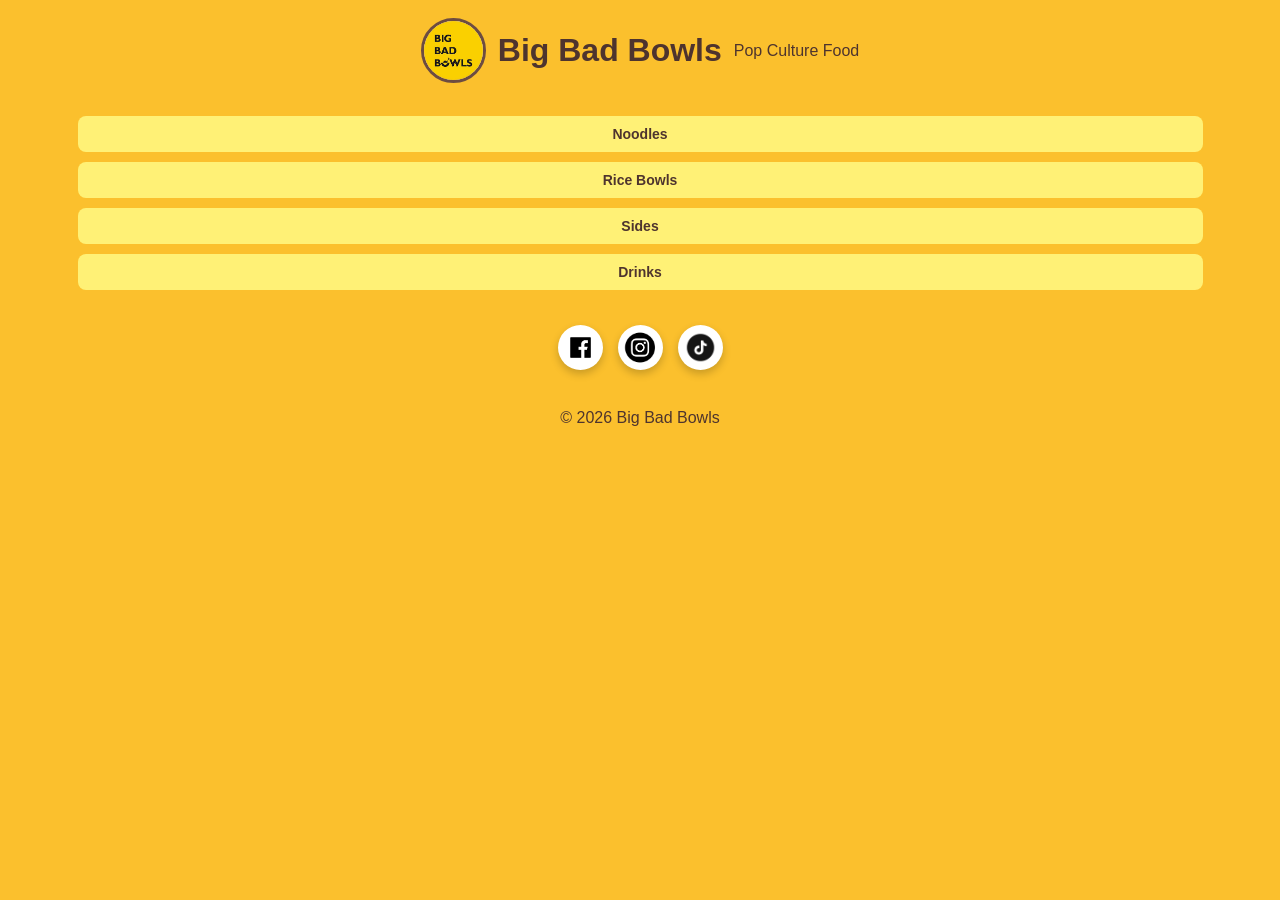
<file: index.html>
<!DOCTYPE html>
<html lang="en">
<head>
    <style type="text/css">
     nav{
    display:flex;
    flex-direction:column;
    align-items:center;
    gap:10px;
    padding:15px;
    position:sticky;
    top:0;
}
nav a{
    width:90%;
    text-align:center;
    text-decoration:none;
    color:#4e342e;
    background:#fff176;
    padding:12px;
    border-radius:8px;
    font-size:14px;
    font-weight:bold;
    transition:0.3s;
}
nav a:hover{
    background:#6d4c41;
    color:white;
    transform:translateY(-3px);
}
    </style>
<meta charset="UTF-8">
<meta name="viewport" content="width=device-width, initial-scale=1.0">
<title>Big Bad Bowls</title>
<link rel="stylesheet" href="style.css">
</head>
<body>
<header>
       <div class="logo-area">
        <img src="bbblogo.jpg.jpg">
    <h1>Big Bad Bowls</h1>
    <p>Pop Culture Food</p>
</header>
<nav>
    <a href="noodles.html">Noodles</a>
    <a href="bowls.html">Rice Bowls</a>
    <a href="sides.html">Sides</a>
    <a href="drinks.html">Drinks</a>
    </nav>

<div class="social-icons">
    <a href ="https://www.facebook.com/bigbadbowlsiloilo"><img src="fb.png"></a>
    <a href ="https://www.instagram.com/bigbadbowlsiloilo/"><img src="ig.png"></a>
    <a href ="https://www.tiktok.com/@bigbadbowls_iloilo?_r=1&_t=ZS-95prNwIiKSw"><img src="tiktok.png"> </a>
</div>
<footer>
    <p>© 2026 Big Bad Bowls</p>
</footer>
</body>
</html>
</file>
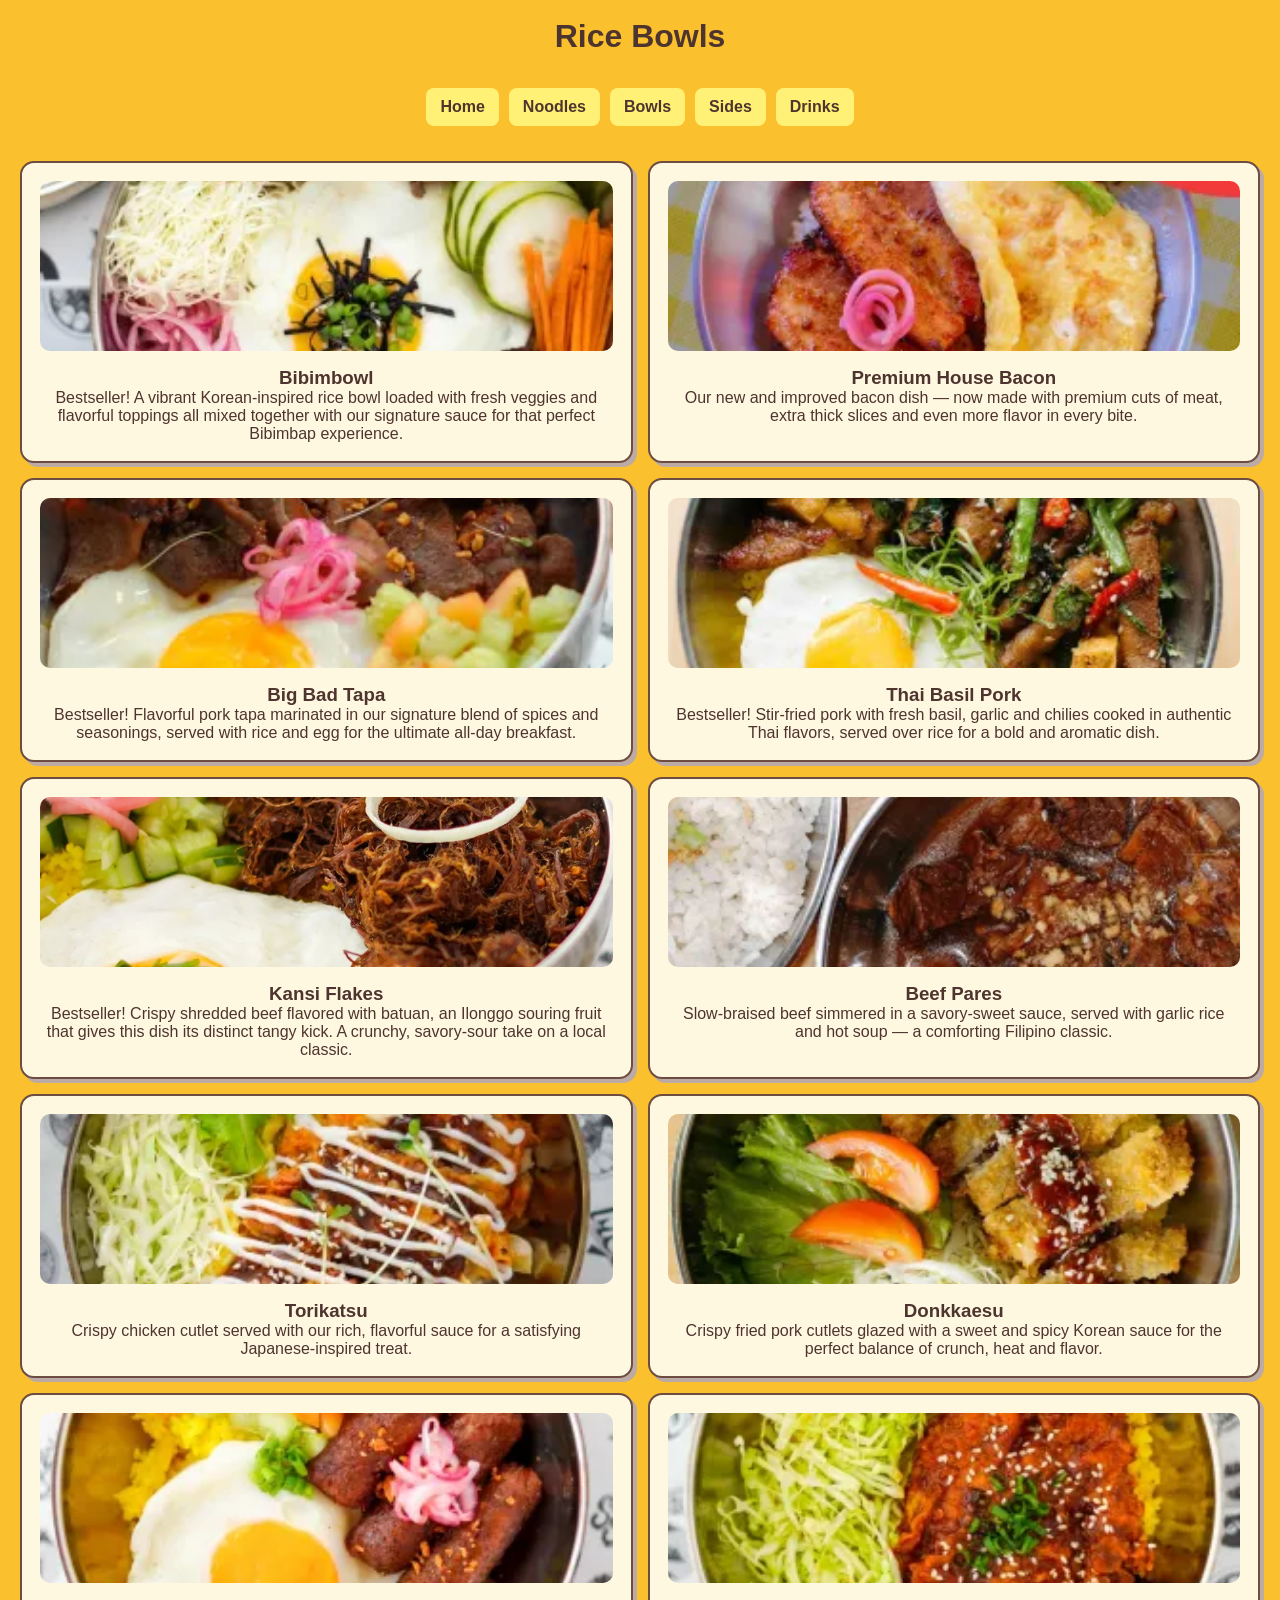
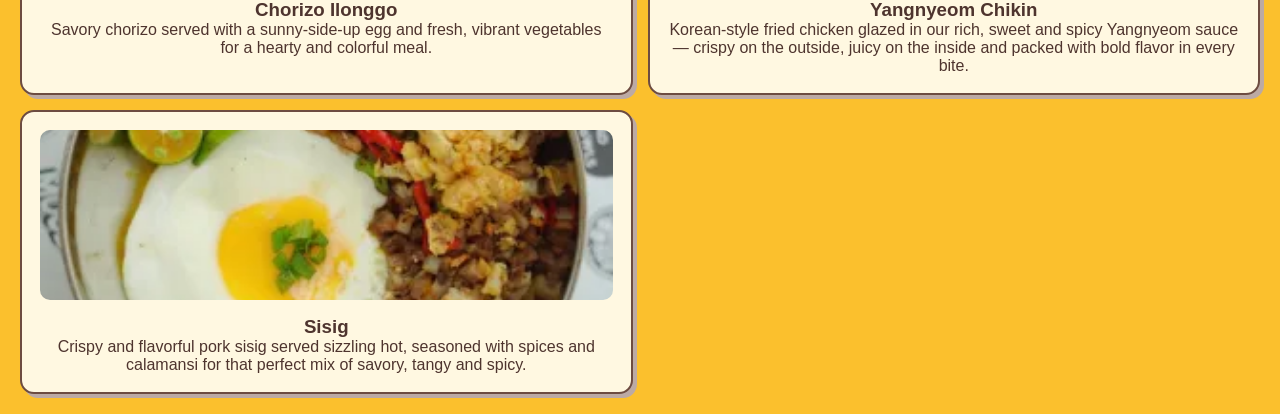
<file: bowls.html>
<!DOCTYPE html>
<html lang="en">
<head>
<meta charset="UTF-8">
<meta name="viewport" content="width=device-width, initial-scale=1.0">
<title>Bowls</title>
<link rel="stylesheet" href="style.css">
</head>
<body>
<header><h1>Rice Bowls</h1></header>
<nav>
    <a href="index.html">Home</a>
    <a href="noodles.html">Noodles</a>
    <a href="bowls.html">Bowls</a>
    <a href="sides.html">Sides</a>
    <a href="drinks.html">Drinks</a>
</nav>
<section class="menu-container">
    <div class="card">
        <img src="bibimbowl.jpg">
        <h3>Bibimbowl</h3>
        <p>Bestseller! A vibrant Korean-inspired rice bowl loaded with fresh veggies and flavorful toppings all mixed together with our signature sauce for that perfect Bibimbap experience.</p>
    </div>
    <div class="card">
        <img src="housebacon.jpg">
        <h3>Premium House Bacon</h3>
        <p>Our new and improved bacon dish — now made with premium cuts of meat, extra thick slices and even more flavor in every bite.</p>
    </div>
     <div class="card">
        <img src="tapa.jpg">
        <h3>Big Bad Tapa</h3>
        <p>Bestseller! Flavorful pork tapa marinated in our signature blend of spices and seasonings, served with rice and egg for the ultimate all-day breakfast.</p>
    </div>
    <div class="card">
        <img src="thaibasil.jpg">
        <h3>Thai Basil Pork</h3>
        <p>Bestseller! Stir-fried pork with fresh basil, garlic and chilies cooked in authentic Thai flavors, served over rice for a bold and aromatic dish.</p>
    </div>
    <div class="card">
        <img src="kansi.jpg">
        <h3>Kansi Flakes</h3>
        <p>Bestseller! Crispy shredded beef flavored with batuan, an Ilonggo souring fruit that gives this dish its distinct tangy kick. A crunchy, savory-sour take on a local classic.</p>
    </div>
<div class="card">
        <img src="beefpares.jpg">
        <h3>Beef Pares</h3>
        <p>Slow-braised beef simmered in a savory-sweet sauce, served with garlic rice and hot soup — a comforting Filipino classic.</p>
    </div>
    <div class="card">
        <img src="torikatsu.jpg">
        <h3>Torikatsu</h3>
        <p>Crispy chicken cutlet served with our rich, flavorful sauce for a satisfying Japanese-inspired treat.</p>
    </div>
    <div class="card">
        <img src="donkkaesu.jpg">
        <h3>Donkkaesu</h3>
        <p>Crispy fried pork cutlets glazed with a sweet and spicy Korean sauce for the perfect balance of crunch, heat and flavor.</p>
    </div>
    <div class="card">
        <img src="chorizo.jpg">
        <h3>Chorizo Ilonggo</h3>
        <p>Savory chorizo served with a sunny-side-up egg and fresh, vibrant vegetables for a hearty and colorful meal.</p>
    </div>
     <div class="card">
        <img src="yangnyeom.jpg">
        <h3>Yangnyeom Chikin</h3>
        <p>Korean-style fried chicken glazed in our rich, sweet and spicy Yangnyeom sauce — crispy on the outside, juicy on the inside and packed with bold flavor in every bite.</p>
    </div>
    <div class="card">
        <img src="sisig.jpg">
        <h3>Sisig</h3>
        <p>Crispy and flavorful pork sisig served sizzling hot, seasoned with spices and calamansi for that perfect mix of savory, tangy and spicy.</p>
    </div>
</section>
</body>
</html>
</file>
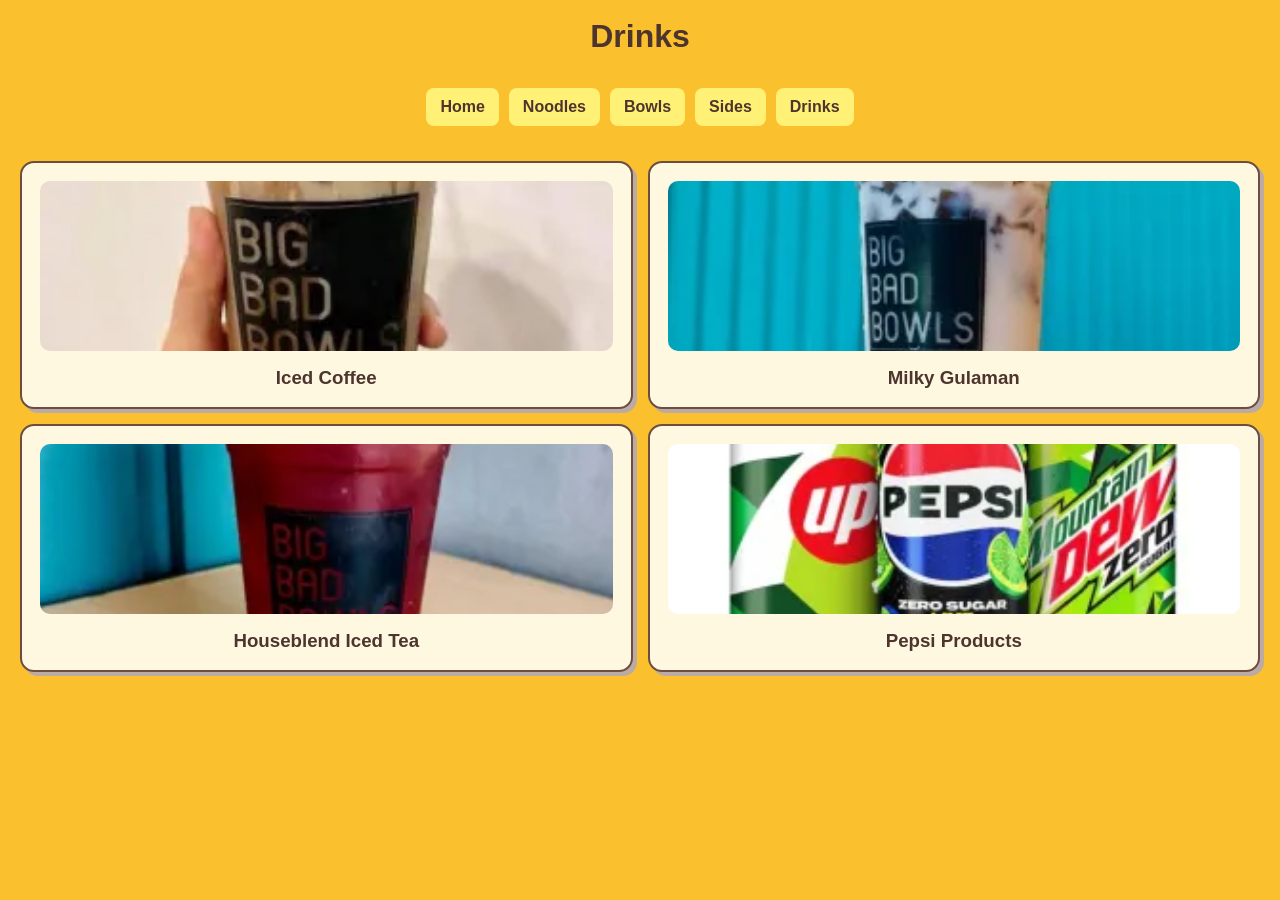
<file: drinks.html>
<!DOCTYPE html>
<html lang="en">
<head>
<meta charset="UTF-8">
<meta name="viewport" content="width=device-width, initial-scale=1.0">
<title>Drinks</title>
<link rel="stylesheet" href="style.css">
</head>
<body>
<header><h1>Drinks</h1></header>
<nav>
    <a href="index.html">Home</a>
    <a href="noodles.html">Noodles</a>
    <a href="bowls.html">Bowls</a>
    <a href="sides.html">Sides</a>
    <a href="drinks.html">Drinks</a>
</nav>
<section class="menu-container">
    <div class="card">
        <img src="icedcoffee.jpg">
        <h3>Iced Coffee</h3>
    </div>
     <div class="card">
        <img src="milkyghulaman.jpg">
        <h3>Milky Gulaman</h3>
    </div>
      <div class="card">
        <img src="icedtea.jpg">
        <h3>Houseblend Iced Tea</h3>
    </div>
      <div class="card">
        <img src="pepsi.jpg">
        <h3>Pepsi Products</h3>
    </div>
</section>
</body>
</html>
</file>
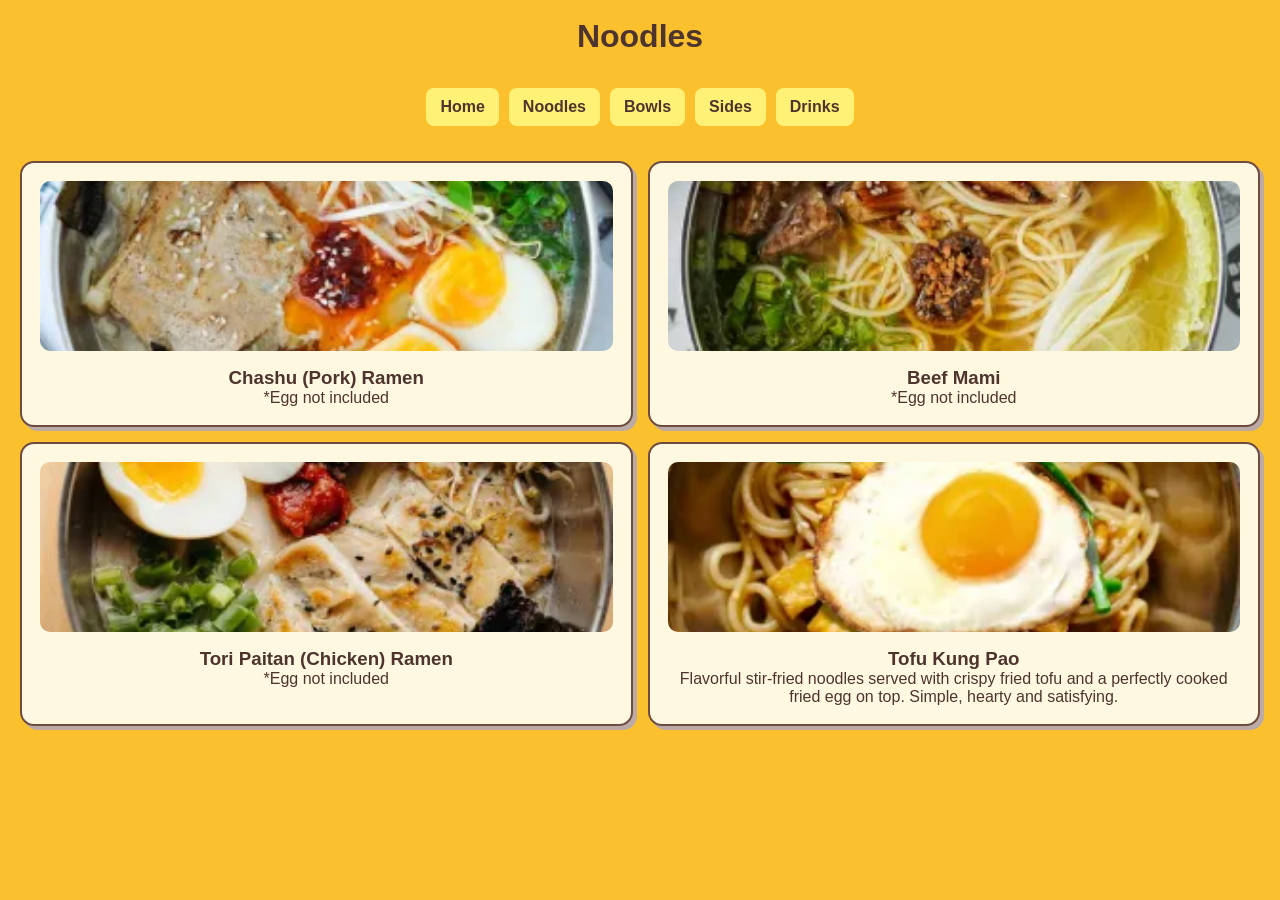
<file: noodles.html>
<!DOCTYPE html>
<html lang="en">
<head>
<meta charset="UTF-8">
<meta name="viewport" content="width=device-width, initial-scale=1.0">
<title>Noodles</title>
<link rel="stylesheet" href="style.css">
</head>
<body>
<header><h1>Noodles</h1></header>
<nav>
    <a href="index.html">Home</a>   
    <a href="noodles.html">Noodles</a>
    <a href="bowls.html">Bowls</a>
    <a href="sides.html">Sides</a>
    <a href="drinks.html">Drinks</a>
</nav>
<section class="menu-container">
      <div class="card">
        <img src="chashu.jpg">
        <h3>Chashu (Pork) Ramen</h3>
        <p>*Egg not included</p>
    </div>
      <div class="card">
        <img src="beefmami.jpg">
        <h3>Beef Mami</h3>
        <p>*Egg not included</p>
    </div>
     <div class="card">
        <img src="toripaitan.jpg">
        <h3>Tori Paitan (Chicken) Ramen</h3>
        <p>*Egg not included</p>
    </div>
     <div class="card">
        <img src="tofukungpao.jpg">
        <h3>Tofu Kung Pao</h3>
        <p>Flavorful stir-fried noodles served with crispy fried tofu and a perfectly cooked fried egg on top. Simple, hearty and satisfying.</p>
    </div>
</section>
</body>
</html>
</file>
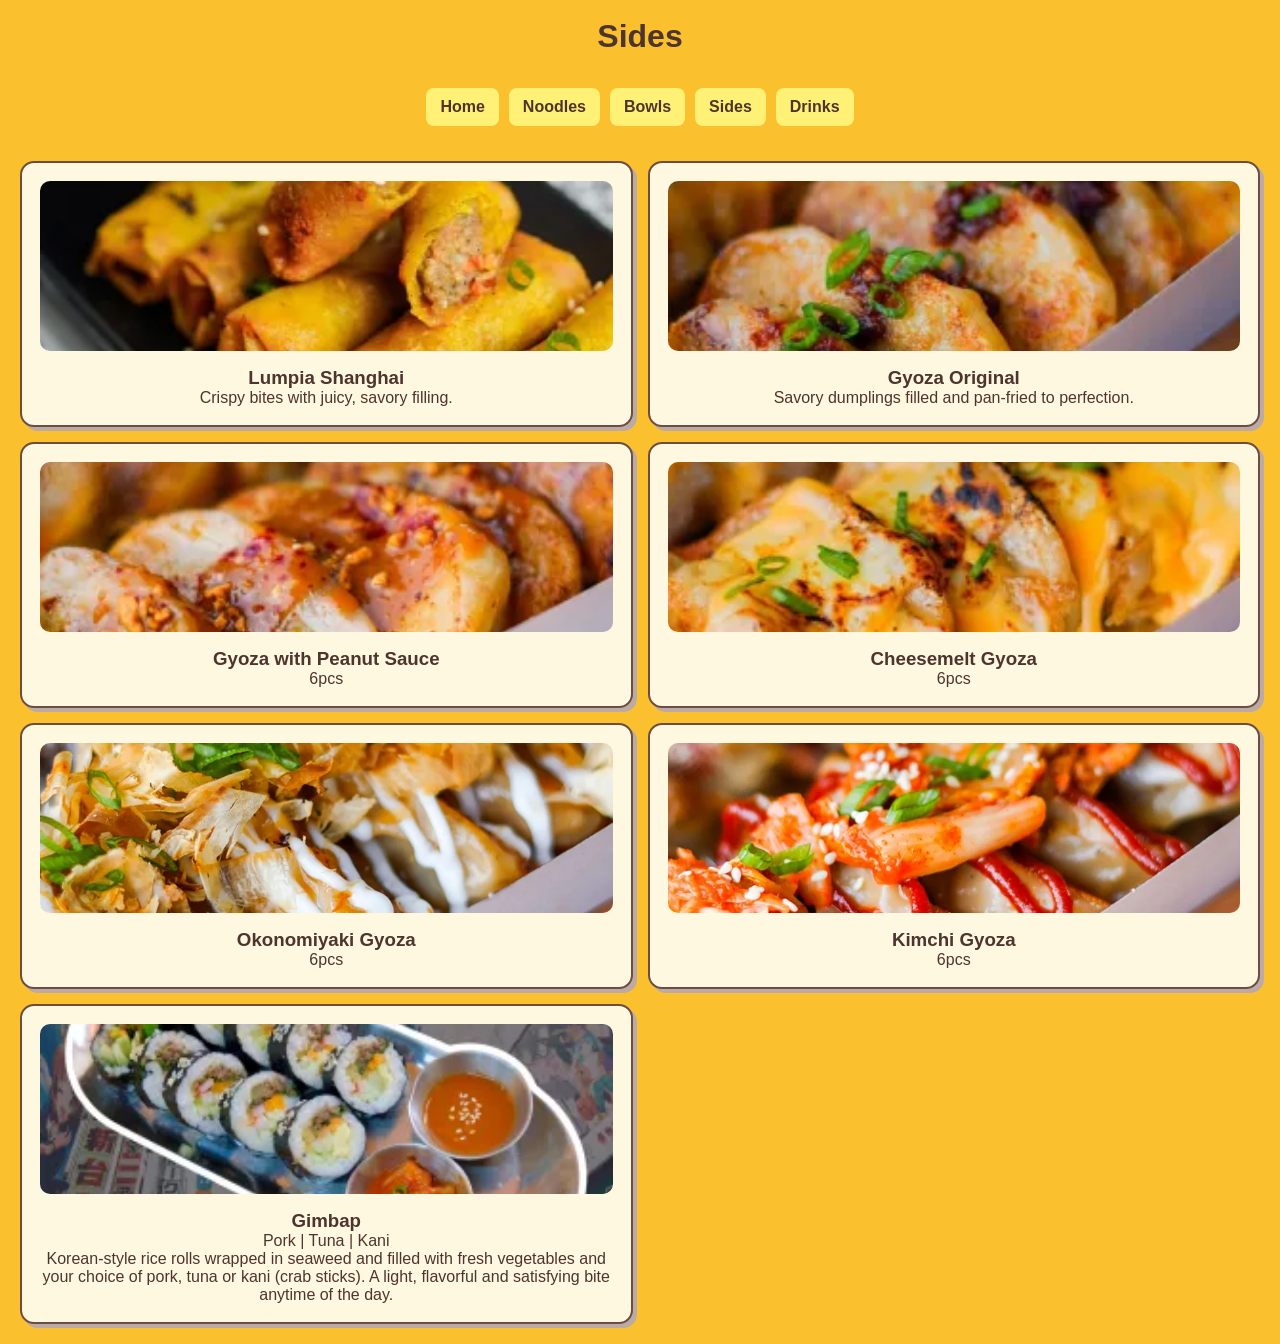
<file: sides.html>
<!DOCTYPE html>
<html lang="en">
<head>
<meta charset="UTF-8">
<meta name="viewport" content="width=device-width, initial-scale=1.0">
<title>Sides</title>
<link rel="stylesheet" href="style.css">
</head>
<body>
<header><h1>Sides</h1></header>
<nav>
    <a href="index.html">Home</a>
    <a href="noodles.html">Noodles</a>
    <a href="bowls.html">Bowls</a>
    <a href="sides.html">Sides</a>
    <a href="drinks.html">Drinks</a>
</nav>
<section class="menu-container">
      <div class="card">
         <img src="lumpia.jpg">
        <h3>Lumpia Shanghai</h3>
        <p>Crispy bites with juicy, savory filling.</p>
    </div>
    <div class="card">
         <img src="gyozaorig.jpg">
        <h3>Gyoza Original</h3>
        <p>Savory dumplings filled and pan-fried to perfection.</p>
    </div>
     <div class="card">
         <img src="gypzapeanut.jpg">
        <h3>Gyoza with Peanut Sauce</h3>
        <p>6pcs</p>
    </div>
     <div class="card">
         <img src="gyozacheese.jpg">
        <h3>Cheesemelt Gyoza</h3>
        <p>6pcs</p>
    </div>
      <div class="card">
         <img src="gyozaoko.jpg">
        <h3>Okonomiyaki Gyoza</h3>
        <p>6pcs</p>
    </div>
      <div class="card">
         <img src="gyozakimchi.jpg">
        <h3>Kimchi Gyoza</h3>
        <p>6pcs</p>
    </div>
      <div class="card">
         <img src="gimbap.jpg">
        <h3>Gimbap</h3>
        <p>Pork | Tuna | Kani</p>
        <p>Korean-style rice rolls wrapped in seaweed and filled with fresh vegetables and your choice of pork, tuna or kani (crab sticks). A light, flavorful and satisfying bite anytime of the day.</p>
    </div>
</section>
</body>
</html>
</file>
<file: style.css>
*{
    margin:0;
    padding:0;
    box-sizing:border-box;
}
body{
    font-family:Arial, sans-serif;
    background: #fbc02d;
    color:#4e342e;
}
header{
    background: #fbc02d;
    text-align:center;
    padding:18px;
    border-bottom:4px;
}


nav{
    display:flex;
    flex-wrap:wrap;
    justify-content:center;
    gap:10px;
    padding:15px;
    background:#fbc02d;
}

nav a{
    text-decoration:none;
    background:#fff176;
    color:#4e342e;
    padding:10px 14px;
    border-radius:8px;
    font-weight:bold;
    transition:.3s;

}

nav a:hover{
    background:#6d4c41;
    color:white;
    transform:translateY(-3px);
}
.home{
    text-align:center;
    padding:40px 20px;
}

.menu-container{
    display:grid;
    grid-template-columns:1fr;
    gap:15px;
    padding:20px;
}

.card{
    background:#fff8e1;
    padding:18px;
    border-radius:14px;
    border:2px solid #6d4c41;
    text-align:center;
    transition:.3s;
    box-shadow:4px 4px #bcaaa4;

}

.card:hover{
    transform:scale(1.03);
    box-shadow:7px 7px #8d6e63;
}

.price{
    color:#d84315;
    font-size:20px;
    font-weight:bold;
}

footer{
    text-align:center;
    padding:15px;
}
.card img{
    width: 100%;
    height: 170px;
    object-fit: cover;
    border-radius:10px ;
    margin-bottom:12px ;
}
.logo-area{
    display: flex;
    align-items: center;
    justify-content: center;
    gap: 12px;
    flex-wrap: wrap;
}
.logo-area img{
    width: 65px;
    height: 65px;
    object-fit: cover;
    border-radius:50% ;
    border: 3px solid #6d4c41;
    background: white;
}
.social-icons{

    display:flex;

    justify-content:center;

    gap:15px;

    margin:20px 0;

}

.social-icons a img{
    width:45px;
    height:45px;
    object-fit:cover;
    border-radius:50%;
    background:white;
    padding:6px;
    transition:0.3s;
    box-shadow:0 4px 8px rgba(0,0,0,0.2);
}

.social-icons a img:hover{
    transform:scale(1.15);
}
@media(min-width:700px){
    .menu-container{
        grid-template-columns:repeat(2,1fr);

    }

}
</file>
